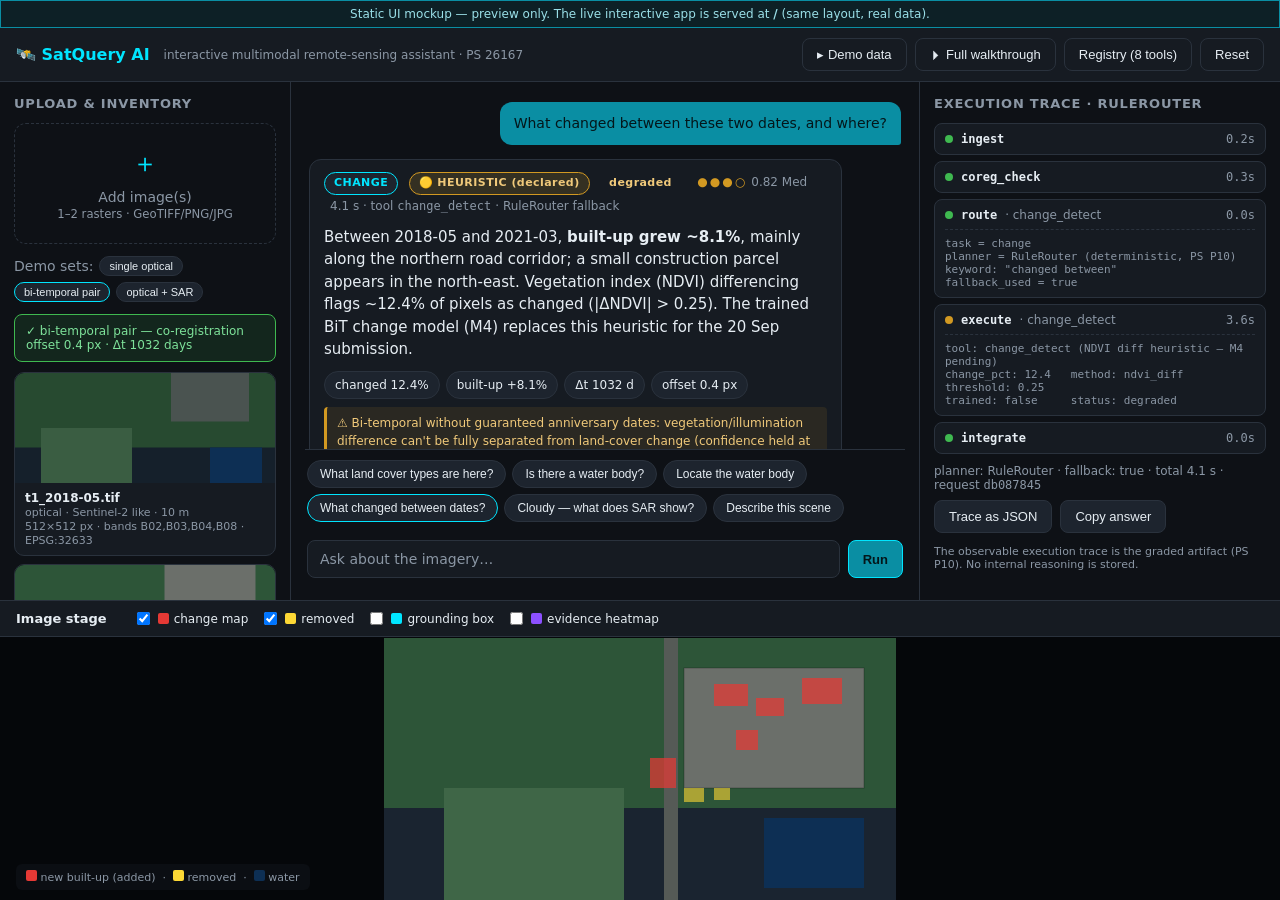
<file: prototype/web/mockup.html>
<!DOCTYPE html>
<html lang="en">
<head>
<meta charset="utf-8">
<meta name="viewport" content="width=device-width, initial-scale=1">
<title>SatQuery AI — UI mockup (design preview)</title>
<style>
/* ============ SatQuery AI — self-contained UI mockup (no server needed) ============
   Single-file, offline, no CDN/fonts (design §12). This is a static preview of the
   interactive app at / ; every element here maps to a live component.          */
:root{
  --bg:#0e1116; --bg2:#161b22; --bg3:#1d242e; --line:#2a323d;
  --fg:#e6edf3; --muted:#8b97a5; --accent:#00e5ff; --accent-dim:#0a8ea3;
  --green:#3fb950; --amber:#d29922; --red:#e53935;
  --mono:ui-monospace,SFMono-Regular,Menlo,Consolas,monospace;
  --sans:system-ui,-apple-system,Segoe UI,Roboto,Helvetica,Arial,sans-serif;
}
*{box-sizing:border-box} html,body{margin:0;height:100%}
body{background:var(--bg);color:var(--fg);font-family:var(--sans);font-size:14px;
  display:flex;flex-direction:column;overflow:hidden}

.topbar{display:flex;align-items:center;gap:14px;padding:10px 16px;
  background:var(--bg2);border-bottom:1px solid var(--line)}
.brand{font-weight:700;font-size:16px;color:var(--accent)}
.tag{color:var(--muted);font-size:12px}
.topbar nav{margin-left:auto;display:flex;gap:8px}
.btn{background:var(--bg3);color:var(--fg);border:1px solid var(--line);
  border-radius:8px;padding:8px 14px;cursor:default;font-size:13px}
.btn.accent{background:var(--accent-dim);border-color:var(--accent);color:#04161a;font-weight:700}
.btn.ghost{background:transparent}

.layout{display:grid;grid-template-columns:290px 1fr 360px;gap:1px;
  background:var(--line);flex:1;min-height:0}
.pane{background:var(--bg);padding:14px;overflow-y:auto;min-height:0}
.pane h2{font-size:13px;text-transform:uppercase;letter-spacing:.06em;color:var(--muted);margin:0 0 12px}

.dropzone{display:flex;flex-direction:column;align-items:center;gap:8px;padding:22px;
  border:1.5px dashed var(--line);border-radius:12px;text-align:center;color:var(--muted)}
.dz-icon{font-size:26px;color:var(--accent)}
.demo-row{margin:12px 0;display:flex;flex-wrap:wrap;gap:6px;align-items:center}
.chip{background:var(--bg3);border:1px solid var(--line);color:var(--fg);border-radius:16px;
  padding:6px 12px;cursor:default;font-size:12px}
.chip.small{padding:3px 9px;font-size:11px}
.pair-banner{margin:10px 0;padding:9px 11px;border-radius:8px;font-size:12px;border:1px solid}
.pair-banner.green{background:rgba(63,185,80,.12);border-color:var(--green);color:#7ee29a}
.inventory{display:flex;flex-direction:column;gap:8px;margin-top:8px}
.inv-card{background:var(--bg2);border:1px solid var(--line);border-radius:10px;overflow:hidden}
.inv-card svg{width:100%;height:110px;display:block;background:#000}
.inv-meta{padding:8px 10px;font-size:12px}
.inv-meta b{display:block} .inv-meta .muted{font-size:11px}

.pane-mid{display:flex;flex-direction:column}
.chat{flex:1;overflow-y:auto;padding:6px 4px;display:flex;flex-direction:column;gap:14px}
.msg{max-width:90%;padding:11px 14px;border-radius:12px;line-height:1.5}
.msg.user{align-self:flex-end;background:var(--accent-dim);color:#04161a;border-bottom-right-radius:3px;max-width:75%}
.msg.sys{align-self:flex-start;background:var(--bg2);border:1px solid var(--line);border-bottom-left-radius:3px;width:100%}
.chips{display:flex;flex-wrap:wrap;gap:6px;padding:10px 2px;border-top:1px solid var(--line)}
.ask{display:flex;gap:8px;padding:8px 2px}
.ask .box{flex:1;background:var(--bg2);border:1px solid var(--line);border-radius:8px;
  color:var(--muted);padding:10px 12px;font-size:14px}

.badge{display:inline-block;padding:2px 9px;border-radius:20px;font-size:11px;font-weight:700;
  letter-spacing:.04em;margin-right:6px}
.badge.task{background:var(--bg3);border:1px solid var(--accent);color:var(--accent)}
.badge.trained{background:rgba(63,185,80,.18);color:#7ee29a;border:1px solid var(--green)}
.badge.heuristic{background:rgba(210,153,34,.16);color:#f0c97a;border:1px solid var(--amber)}
.badge.ok{color:#7ee29a}.badge.degraded{color:#f0c97a}
.conf{display:inline-flex;align-items:center;gap:4px;font-size:12px;color:var(--muted);margin-left:6px}
.dots{letter-spacing:2px}
.answer-text{margin:10px 0;font-size:15px}
.facts{display:flex;flex-wrap:wrap;gap:6px;margin:8px 0}
.fact{background:var(--bg3);border:1px solid var(--line);border-radius:14px;padding:4px 10px;font-size:12px}
.foot{margin-top:10px;color:var(--muted);font-size:12px}
.warn{margin-top:8px;background:rgba(210,153,34,.1);border-left:3px solid var(--amber);
  padding:7px 10px;border-radius:4px;font-size:12px;color:#f0c97a}

.trace{display:flex;flex-direction:column;gap:6px}
.trow{background:var(--bg2);border:1px solid var(--line);border-radius:8px;padding:8px 10px;font-size:12px}
.trow .step{display:flex;align-items:center;gap:8px}
.trow .step b{font-family:var(--mono);font-weight:600}
.trow .lat{margin-left:auto;color:var(--muted);font-family:var(--mono)}
.trow .detail{margin-top:7px;padding-top:7px;border-top:1px dashed var(--line);
  font-family:var(--mono);font-size:11px;color:var(--muted);white-space:pre-wrap}
.trow.open .detail{display:block}
.trow .detail{display:none}
.trow.open .detail{display:block}
.ic{width:8px;height:8px;border-radius:50%;flex:none}
.ic.ok{background:var(--green)}.ic.warning{background:var(--amber)}.ic.degraded{background:var(--amber)}
.trace-foot{margin-top:10px;font-size:12px;color:var(--muted)}
.trace-actions{margin-top:8px;display:flex;gap:8px}

.stage-bar{height:300px;border-top:1px solid var(--line);background:var(--bg2);
  display:flex;flex-direction:column}
.stage-head{display:flex;align-items:center;gap:14px;padding:8px 16px;border-bottom:1px solid var(--line);font-size:13px}
.layer-toggles{display:flex;gap:12px;flex-wrap:wrap;margin-left:12px}
.layer-toggles label{display:flex;align-items:center;gap:5px;font-size:12px}
.swatch{width:11px;height:11px;border-radius:2px;display:inline-block}
.stage{flex:1;position:relative;overflow:hidden;display:flex;align-items:center;justify-content:center;background:#05070a}
.stage svg{height:262px}
.stage .legend{position:absolute;left:16px;bottom:10px;font-size:11px;color:var(--muted);
  background:rgba(14,17,22,.75);padding:6px 10px;border-radius:6px}
.muted{color:var(--muted)}
.banner-note{background:rgba(0,229,255,.07);border:1px solid var(--accent-dim);
  color:#9adfe8;font-size:12px;padding:6px 12px;text-align:center}
</style>
</head>
<body>

<div class="banner-note">Static UI mockup — preview only. The live interactive app is served at <b>/</b> (same layout, real data).</div>

<header class="topbar">
  <div class="brand">🛰️ SatQuery&nbsp;AI</div>
  <div class="tag">interactive multimodal remote-sensing assistant · PS 26167</div>
  <nav>
    <button class="btn ghost">▸ Demo data</button>
    <button class="btn ghost">⏵ Full walkthrough</button>
    <button class="btn ghost">Registry (8 tools)</button>
    <button class="btn ghost">Reset</button>
  </nav>
</header>

<main class="layout">
  <!-- ============ LEFT : upload + inventory ============ -->
  <section class="pane">
    <h2>Upload &amp; inventory</h2>
    <div class="dropzone">
      <span class="dz-icon">＋</span>
      <span>Add image(s)<br><small>1–2 rasters · GeoTIFF/PNG/JPG</small></span>
    </div>
    <div class="demo-row">
      <span class="muted">Demo sets:</span>
      <button class="chip small">single optical</button>
      <button class="chip small" style="border-color:var(--accent)">bi-temporal pair</button>
      <button class="chip small">optical + SAR</button>
    </div>

    <div class="pair-banner green">✓ bi-temporal pair — co-registration offset 0.4 px · Δt 1032 days</div>

    <div class="inventory">
      <div class="inv-card">
        <svg viewBox="0 0 200 110" preserveAspectRatio="xMidYMid slice">
          <rect width="200" height="110" fill="#15202b"/>
          <rect x="0" y="0" width="200" height="70" fill="#274a30"/>
          <rect x="20" y="55" width="70" height="45" fill="#3a5d42"/>
          <rect x="120" y="10" width="60" height="40" fill="#4a5350"/>
          <rect x="150" y="70" width="40" height="30" fill="#0d2f54"/>
        </svg>
        <div class="inv-meta"><b>t1_2018-05.tif</b>
          <span class="muted">optical · Sentinel-2 like · 10 m<br>
          512×512 px · bands B02,B03,B04,B08 · EPSG:32633</span></div>
      </div>
      <div class="inv-card">
        <svg viewBox="0 0 200 110" preserveAspectRatio="xMidYMid slice">
          <rect width="200" height="110" fill="#1a2430"/>
          <rect x="0" y="0" width="200" height="55" fill="#2d5538"/>
          <rect x="20" y="40" width="70" height="60" fill="#3f6647"/>
          <rect x="115" y="12" width="70" height="52" fill="#6b6f6a"/>
          <rect x="60" y="70" width="45" height="25" fill="#5a4a3e"/>
          <rect x="150" y="72" width="40" height="28" fill="#0d2f54"/>
        </svg>
        <div class="inv-meta"><b>t2_2021-03.tif</b>
          <span class="muted">optical · Sentinel-2 like · 10 m<br>
          512×512 px · bands B02,B03,B04,B08 · EPSG:32633</span></div>
      </div>
    </div>
  </section>

  <!-- ============ MIDDLE : chat ============ -->
  <section class="pane pane-mid">
    <div class="chat">
      <div class="msg user">What changed between these two dates, and where?</div>

      <div class="msg sys">
        <div>
          <span class="badge task">CHANGE</span>
          <span class="badge heuristic">🟡 HEURISTIC (declared)</span>
          <span class="badge degraded">degraded</span>
          <span class="conf"><span class="dots" style="color:var(--amber)">●●●○</span> 0.82 Med</span>
          <span class="conf">4.1 s · tool <code>change_detect</code> · RuleRouter fallback</span>
        </div>
        <div class="answer-text">
          Between 2018-05 and 2021-03, <b>built-up grew ~8.1%</b>, mainly along the
          northern road corridor; a small construction parcel appears in the
          north-east. Vegetation index (NDVI) differencing flags ~12.4% of pixels
          as changed (|ΔNDVI| &gt; 0.25). The trained BiT change model (M4) replaces
          this heuristic for the 20 Sep submission.
        </div>
        <div class="facts">
          <span class="fact">changed 12.4%</span>
          <span class="fact">built-up +8.1%</span>
          <span class="fact">Δt 1032 d</span>
          <span class="fact">offset 0.4 px</span>
        </div>
        <div class="warn">⚠ Bi-temporal without guaranteed anniversary dates: vegetation/illumination difference can't be fully separated from land-cover change (confidence held at Med).</div>
        <div class="foot">trace rendered in right panel · <span style="color:var(--accent)">Trace as JSON</span> · Download report (PDF)</div>
      </div>

      <div class="msg sys">
        <div>
          <span class="badge task">LANDCOVER</span>
          <span class="badge trained">🟢 TRAINED MODEL</span>
          <span class="badge ok">ok</span>
          <span class="conf"><span class="dots" style="color:var(--green)">●●●●</span> 0.91 High</span>
        </div>
        <div class="answer-text">Land cover: <b>Arable land</b>, Pastures, Mixed forest — BIFOLD BigEarthNet v2.0 <code>resnet50-all</code> (19-class CLC, mAP 0.71).</div>
        <div class="facts">
          <span class="fact">Arable land 0.91</span>
          <span class="fact">Pastures 0.74</span>
          <span class="fact">Mixed forest 0.62</span>
        </div>
      </div>
    </div>

    <div class="chips">
      <button class="chip">What land cover types are here?</button>
      <button class="chip">Is there a water body?</button>
      <button class="chip">Locate the water body</button>
      <button class="chip" style="border-color:var(--accent)">What changed between dates?</button>
      <button class="chip">Cloudy — what does SAR show?</button>
      <button class="chip">Describe this scene</button>
    </div>
    <div class="ask">
      <div class="box">Ask about the imagery…</div>
      <button class="btn accent">Run</button>
    </div>
  </section>

  <!-- ============ RIGHT : trace ============ -->
  <section class="pane">
    <h2>Execution trace <span class="muted">· RuleRouter</span></h2>
    <div class="trace">
      <div class="trow">
        <div class="step"><span class="ic ok"></span><b>ingest</b><span class="lat">0.2s</span></div>
      </div>
      <div class="trow">
        <div class="step"><span class="ic ok"></span><b>coreg_check</b><span class="lat">0.3s</span></div>
        <div class="detail">pair: bi_temporal · offset 0.40 px · banner green</div>
      </div>
      <div class="trow open">
        <div class="step"><span class="ic ok"></span><b>route</b><span class="muted"> · change_detect</span><span class="lat">0.0s</span></div>
        <div class="detail">task = change
planner = RuleRouter (deterministic, PS P10)
keyword: "changed between"
fallback_used = true</div>
      </div>
      <div class="trow open">
        <div class="step"><span class="ic degraded"></span><b>execute</b><span class="muted"> · change_detect</span><span class="lat">3.6s</span></div>
        <div class="detail">tool: change_detect (NDVI diff heuristic — M4 pending)
change_pct: 12.4   method: ndvi_diff   threshold: 0.25
trained: false     status: degraded</div>
      </div>
      <div class="trow">
        <div class="step"><span class="ic ok"></span><b>integrate</b><span class="lat">0.0s</span></div>
      </div>
    </div>
    <div class="trace-foot">planner: RuleRouter · fallback: true · total 4.1 s · request <code>db087845</code></div>
    <div class="trace-actions">
      <button class="btn">Trace as JSON</button>
      <button class="btn">Copy answer</button>
    </div>
    <p class="muted" style="font-size:11px;margin-top:12px">The observable execution trace is the graded artifact (PS P10). No internal reasoning is stored.</p>
  </section>
</main>

<!-- ============ BOTTOM : image stage ============ -->
<section class="stage-bar">
  <div class="stage-head">
    <strong>Image stage</strong>
    <div class="layer-toggles">
      <label><input type="checkbox" checked> <span class="swatch" style="background:#e53935"></span> change map</label>
      <label><input type="checkbox" checked> <span class="swatch" style="background:#fdd835"></span> removed</label>
      <label><input type="checkbox"> <span class="swatch" style="background:#00e5ff"></span> grounding box</label>
      <label><input type="checkbox"> <span class="swatch" style="background:#8c50ff"></span> evidence heatmap</label>
    </div>
  </div>
  <div class="stage">
    <svg viewBox="0 0 512 262" width="512" height="262">
      <!-- base: t2 optical-ish true colour -->
      <rect width="512" height="262" fill="#1a2430"/>
      <rect x="0" y="0" width="512" height="170" fill="#2d5538"/>
      <rect x="60" y="150" width="180" height="112" fill="#3f6647"/>
      <rect x="300" y="30" width="180" height="120" fill="#6b6f6a"/>
      <rect x="300" y="30" width="180" height="120" fill="none" stroke="#000" stroke-opacity=".25"/>
      <!-- road corridor -->
      <rect x="280" y="0" width="14" height="262" fill="#555a56"/>
      <!-- water -->
      <rect x="380" y="180" width="100" height="70" fill="#0d2f54"/>

      <!-- NEW construction (added) — red blobs in NE + along road -->
      <g fill="#e53935" fill-opacity=".72">
        <rect x="330" y="46" width="34" height="22"/>
        <rect x="372" y="60" width="28" height="18"/>
        <rect x="418" y="40" width="40" height="26"/>
        <rect x="352" y="92" width="22" height="20"/>
        <rect x="266" y="120" width="26" height="30"/>
      </g>
      <!-- REMOVED (vegetation loss) — yellow specks -->
      <g fill="#fdd835" fill-opacity=".6">
        <rect x="300" y="150" width="20" height="14"/>
        <rect x="330" y="150" width="16" height="12"/>
      </g>
      <!-- grounding box (cyan) for "water body" -->
      <rect x="380" y="180" width="100" height="70" fill="none" stroke="#00e5ff" stroke-width="3" stroke-opacity="0"/>
      <rect x="380" y="180" width="100" height="70" fill="none" stroke="#00e5ff" stroke-width="0"/>
    </svg>
    <div class="legend">
      <span class="swatch" style="background:#e53935"></span> new built-up (added) &nbsp;·&nbsp;
      <span class="swatch" style="background:#fdd835"></span> removed &nbsp;·&nbsp;
      <span class="swatch" style="background:#0d2f54"></span> water
    </div>
  </div>
</section>

</body>
</html>
</file>
